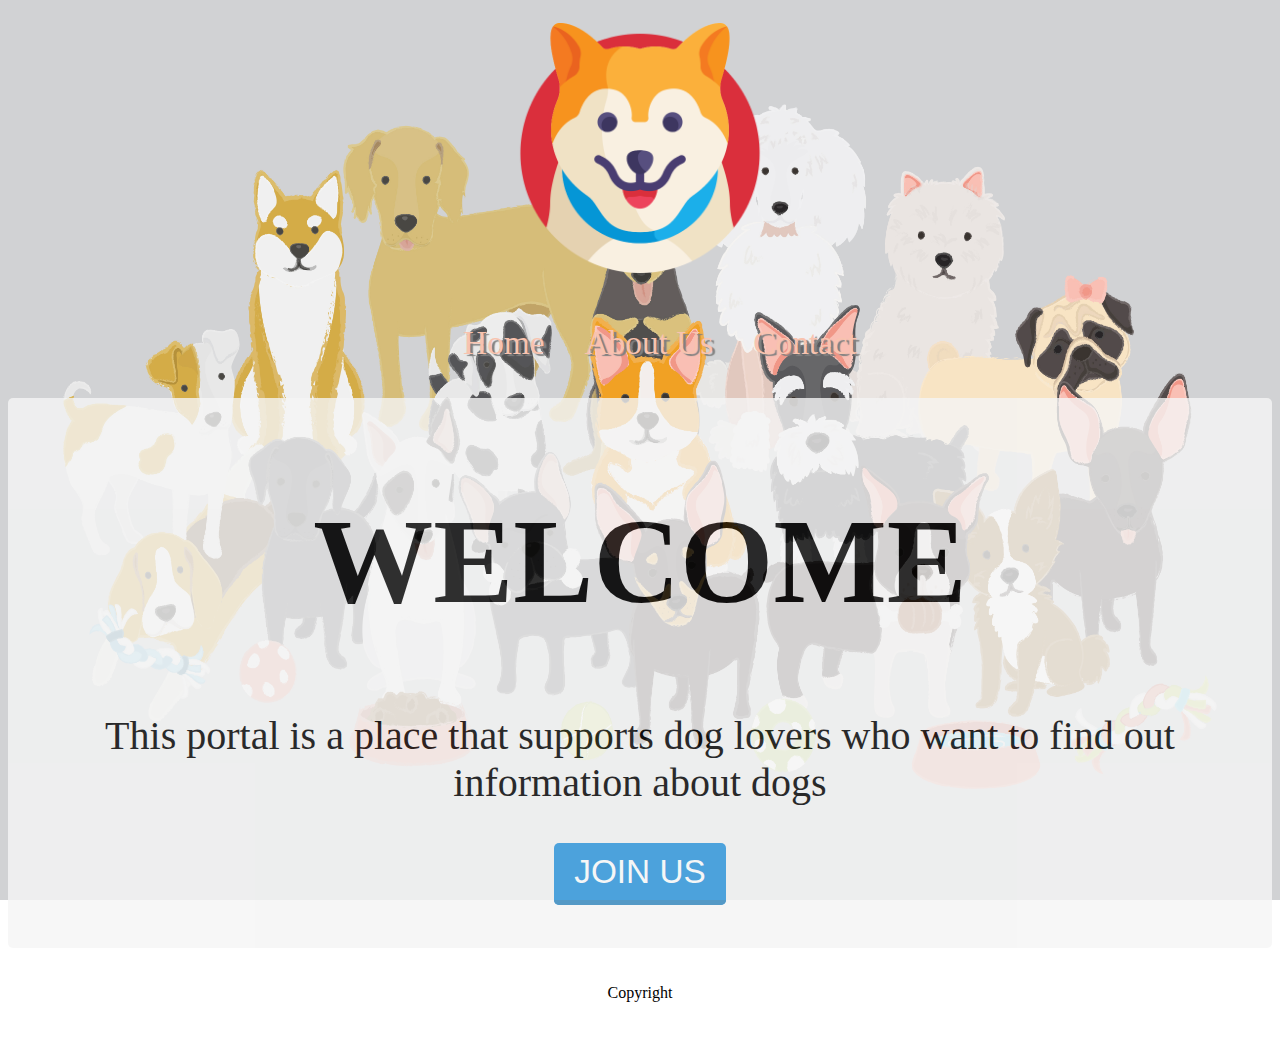
<file: index.html>
<!DOCTYPE html>
<html>
    <head>
        <title>Welcome</title>
        <link rel="stylesheet" href="index.css" />
    </head>

    <body>
        <header>
          <div class="logo">
            <img src="fox.png" width="250" height="250">
          </div>

          <div class="navigation">
              <ul>
                  <li><a href="home.html">Home</a></li>
                  <li><a href="about-us.html">About Us</a></li>
                  <li><a href="contact.html">Contact</a></li>
              </ul>
          </div>
        </header>

        <main>
        <div class="content">
              <h1>WELCOME</h1>
              <p>This portal is a place that supports dog lovers who want to find out information about dogs</p>
              <p><a href="register.html" class="join-button"> JOIN US</a></p>
        </div>        
        </main>

        <footer>
            <div class="footer">
                <p>Copyright</p>
            </div>

        </footer>
    </body>
</html>
</file>
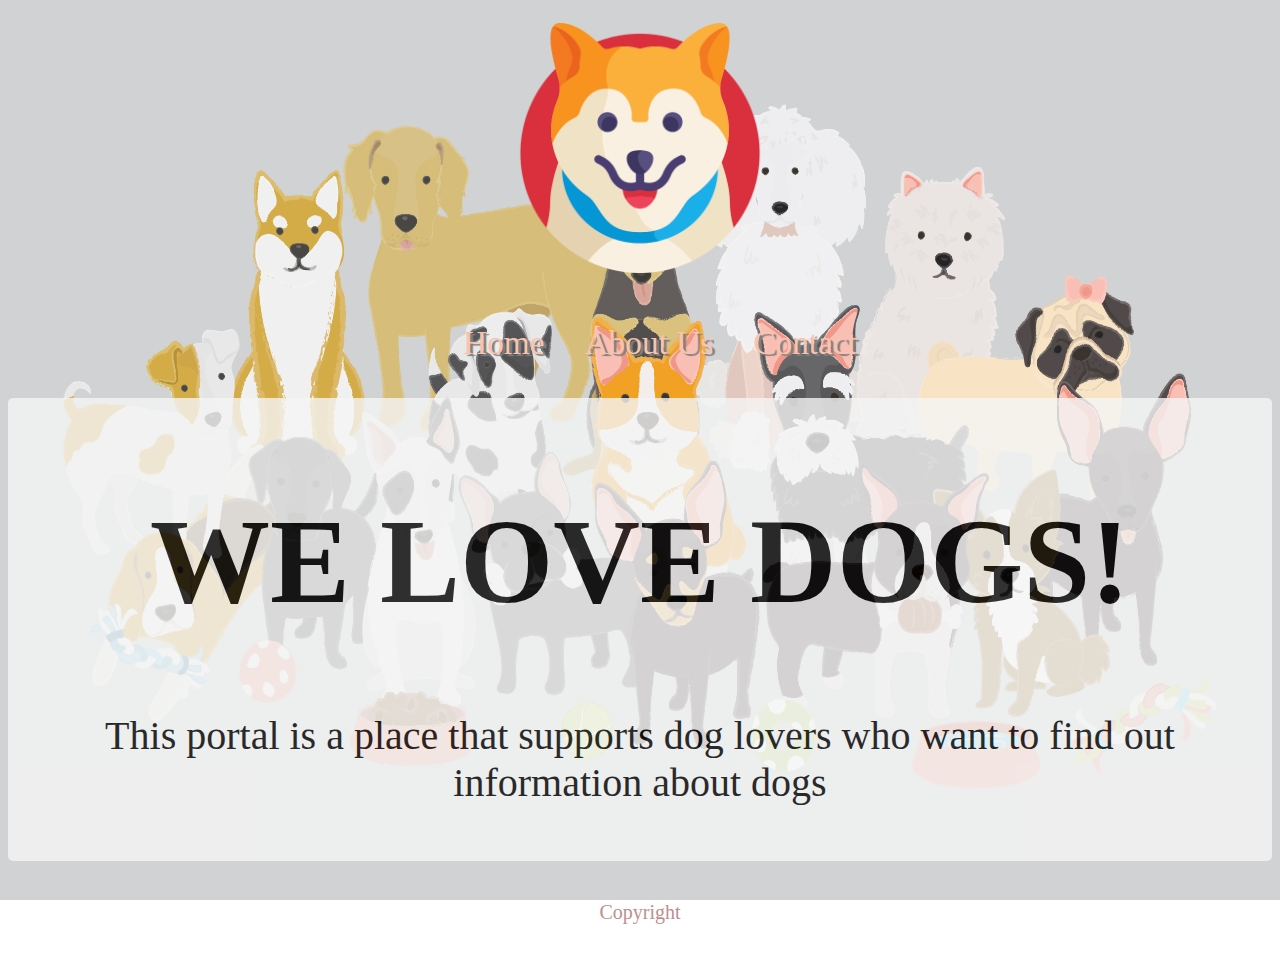
<file: about-us.html>
<!DOCTYPE html>
<html>
    <head>
        <title>About Us</title>
        <link rel="stylesheet" href="about-us.css" />
        <link rel="stylesheet" href="head-foot.css" />
    </head>

    <body>
        <header>
          <div class="logo">
            <img src="fox.png" width="250" height="250">
          </div>

          <div class="navigation">
              <ul>
                  <li><a href="home.html">Home</a></li>
                  <li><a href="about-us.html">About Us</a></li>
                  <li><a href="contact.html">Contact</a></li>
              </ul>
          </div>
        </header>

        <main>
          <div class="content">
                <h1>WE LOVE DOGS!</h1>
                <p>This portal is a place that supports dog lovers who want to find out information about dogs</p>
            </div>
        </div>
        </main>

        <footer>
            <div class="footer">
                <p>Copyright</p>
            </div>
        </footer>
    </body>
</html>
</file>
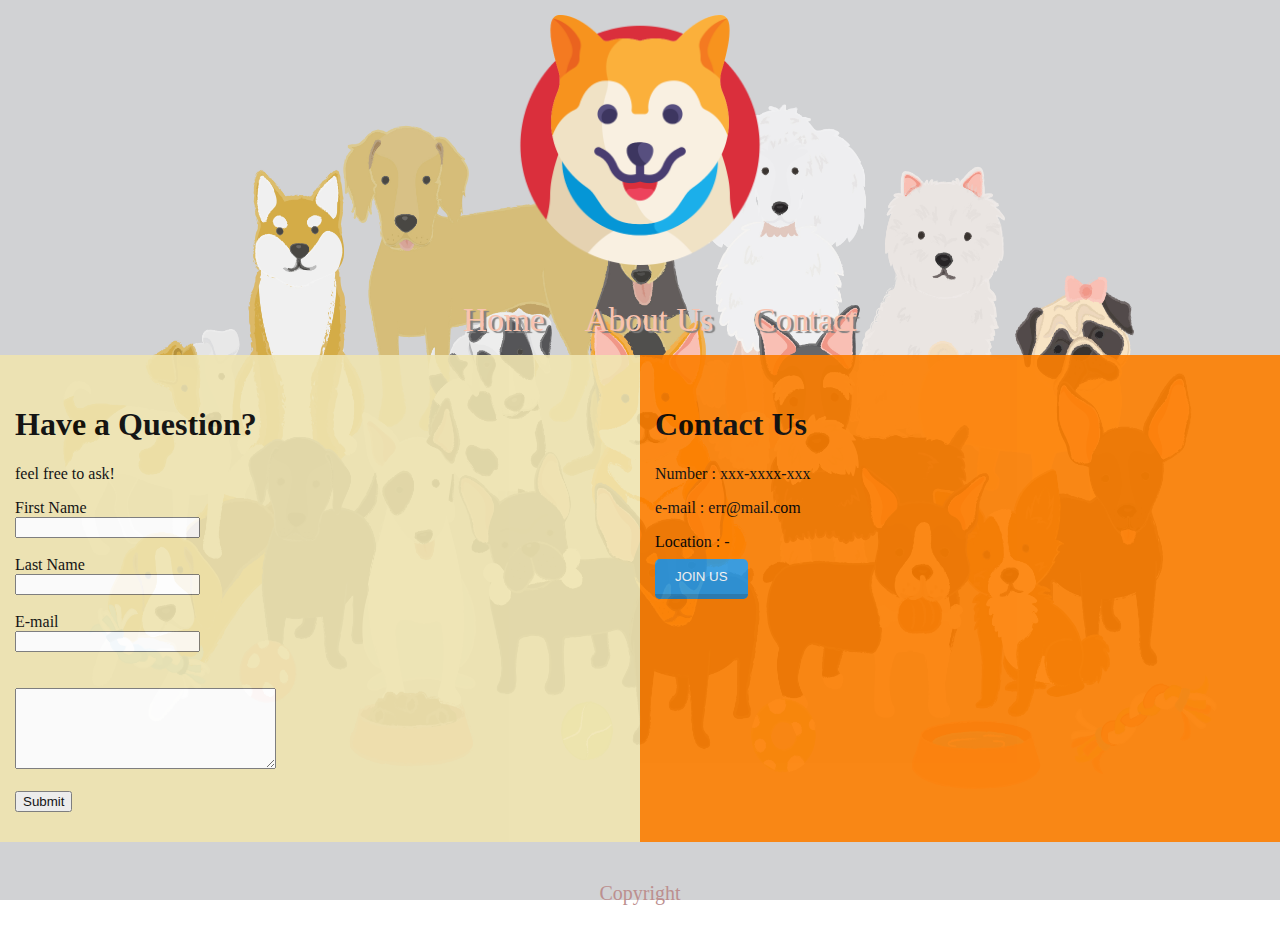
<file: contact.html>
<!DOCTYPE html>
<html>
    <head>
        <title>Contact</title>
        <link rel="stylesheet" href="contact.css" />
        <link rel="stylesheet" href="head-foot.css" />
    </head>

    <body>
        <header>
          <div class="logo">
            <img src="fox.png" width="250" height="250">
          </div>

          <div class="navigation">
              <ul>
                  <li><a href="home.html">Home</a></li>
                  <li><a href="about-us.html">About Us</a></li>
                  <li><a href="contact.html">Contact</a></li>
              </ul>
          </div>
        </header>

        <main>
        <div class="content">
            <div class="contact">
            <h1>Have a Question?</h1>
              <p>feel free to ask!</p>
                <form action="thankyou.html">
                  <label for="firstname">First Name</label>
                  <br>
                  <input type="text" name="firstname" class="login_form" required>
                  <br>
                  <br>

                  <label for="lastname">Last Name</label>
                  <br>
                  <input type="text" name="lastname" class="login_form" required>
                  <br>
                  <br>

                  <label for="email">E-mail</label>
                  <br>
                  <input type="text" name="email" class="login_form" required>
                  <br>
                  <br>

                  <label for="text-box"></label>
                  <br>
                  <textarea id="text-box" name="text-box" rows="5" cols="30" class="login_form" required></textarea>
                  <br>
                  <br>

                  <input type="submit" value="Submit" class="button_form" required>
                  <br>
                </form>
            </div>
        </div>
        <div class="sidebar">
            <div class="contact">
              <h1>Contact Us</h1>
              <p>Number : xxx-xxxx-xxx</p>
              <p>e-mail : err@mail.com</p>
              <p>Location : -</p>
              <p><a href="register.html" class="join-button"> JOIN US</a></p>
            </div>
        </div>        
    
        </main>

        <footer>
            <div class="footer">
                <p>Copyright</p>
            </div>

        </footer>
    </body>
</html>
</file>
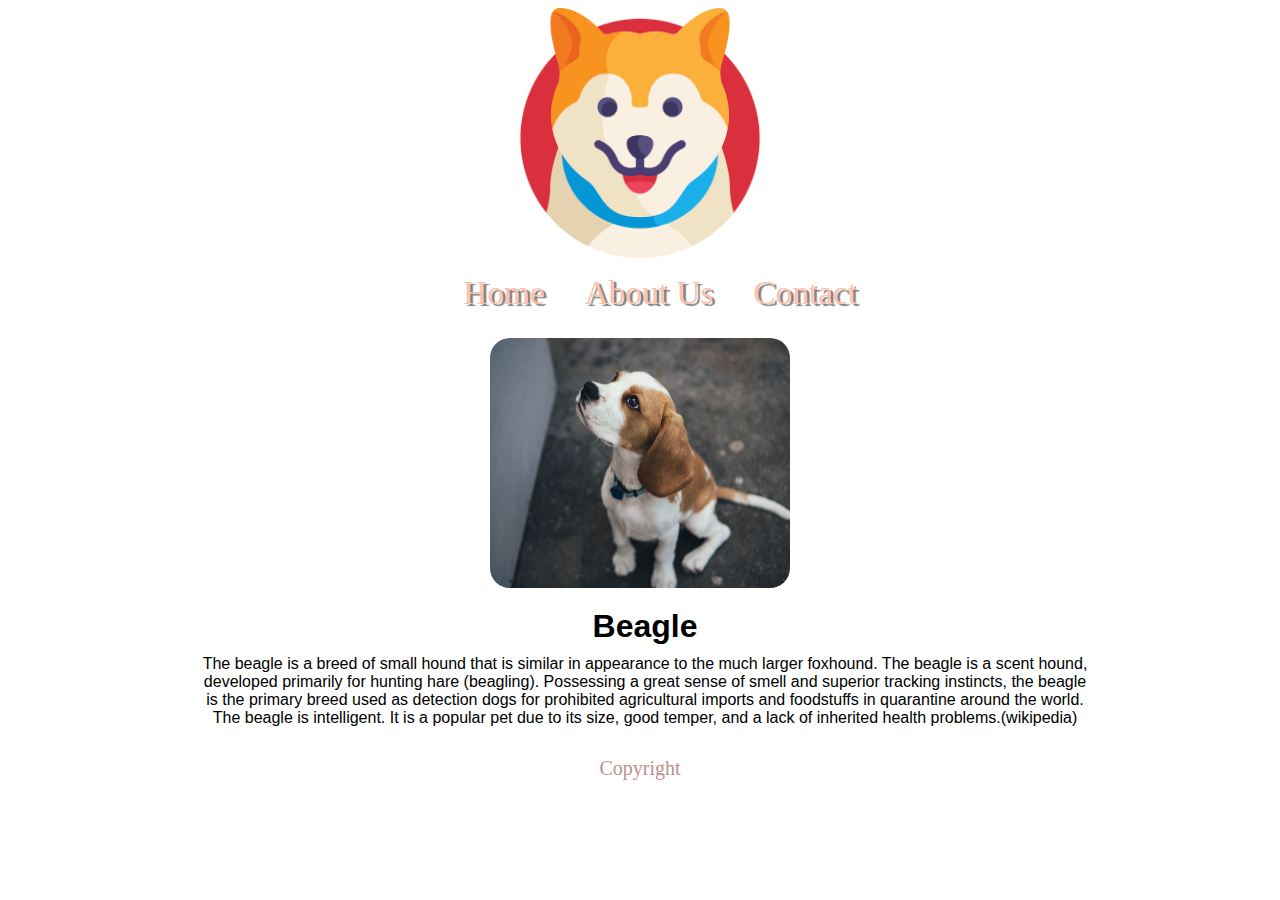
<file: det-produk.html>
<!DOCTYPE html>
<html>
    <head>
        <title>Beagle</title>
        <link rel="stylesheet" href="det-produk.css" />
        <link rel="stylesheet" href="head-foot.css" />
    </head>

    <body>
        <header>
          <div class="logo">
            <img src="fox.png" width="250" height="250">
          </div>

          <div class="navigation">
              <ul>
                  <li><a href="home.html">Home</a></li>
                  <li><a href="about-us.html">About Us</a></li>
                  <li><a href="contact.html">Contact</a></li>
              </ul>
          </div>
        </header>

        <main>
          <div class="produk">
              <div class="img-box">
                  <a href="home.html" ><img src="Beagle.jpg" width="250" height="250"></a>
                  <h1>Beagle</h1>
                  <p>The beagle is a breed of small hound that is similar in appearance to the much larger foxhound. The beagle is a scent hound, developed primarily for hunting hare (beagling). Possessing a great sense of smell and superior tracking instincts, the beagle is the primary breed used as detection dogs for prohibited agricultural imports and foodstuffs in quarantine around the world. The beagle is intelligent. It is a popular pet due to its size, good temper, and a lack of inherited health problems.(wikipedia)</p>
            </div>
        </div>
        </main>

        <footer>
            <div class="footer">
                <p>Copyright</p>
            </div>
        </footer>
    </body>
</html>
</file>
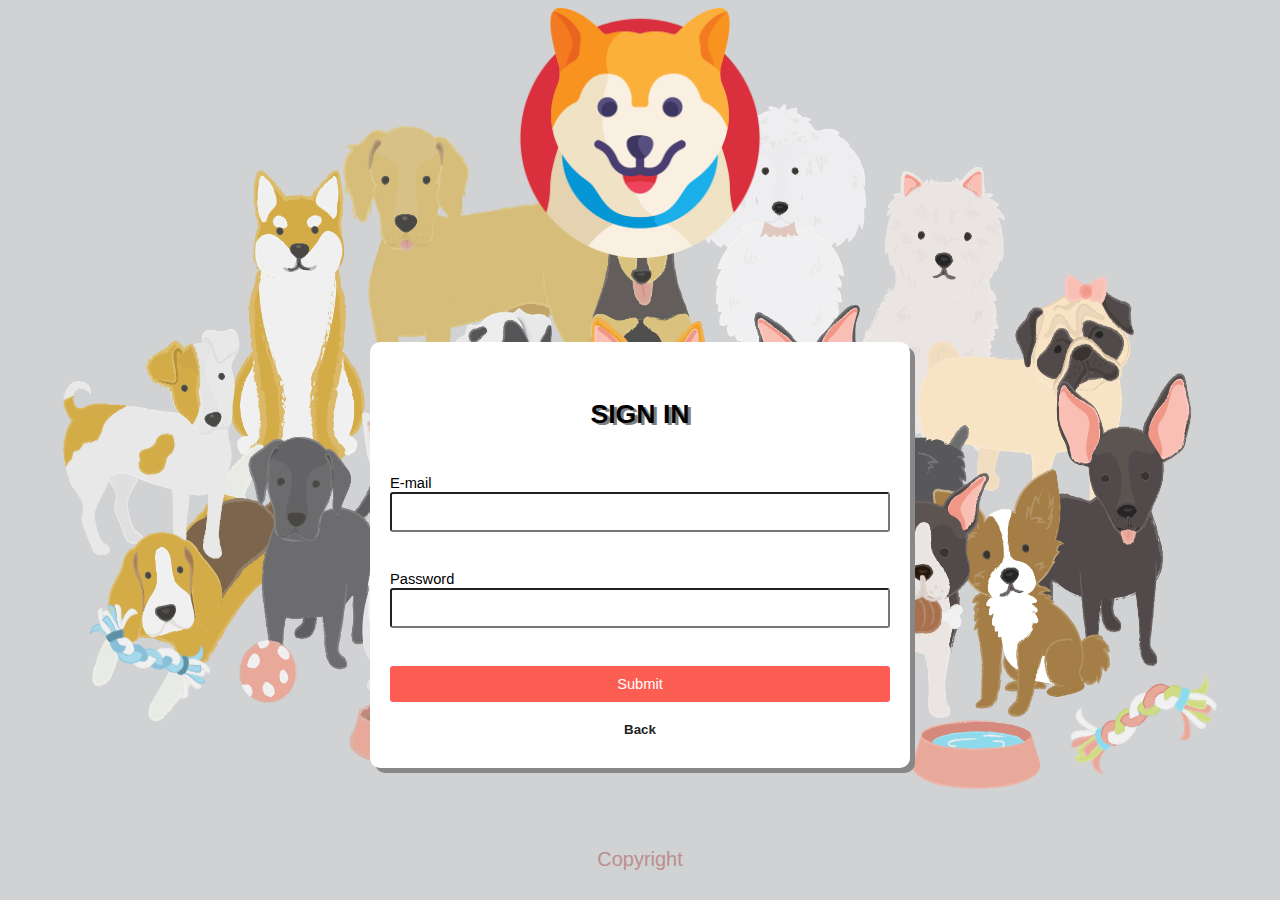
<file: login.html>
<!DOCTYPE html>

<html>

    <head>

        <title>Masuk</title>

    </head>
    <link href="style.css" type="text/css" rel="stylesheet">
    <link rel="stylesheet" href="head-foot.css" />
    <body>

        <header>
            <div class="logo">
              <img src="fox.png" width="250" height="250">
            </div>
        </header>

        <main>
        <div class="aform">
            <p class="aregister">Sign In</p>​
            
                <form action="home.html">

                  <label for="email">E-mail</label>
                  <br>
                  <input type="text" name="email" class="login_form" required>
                  <br>
                  <br>

                  <label for="password">Password</label>
                  <br>
                  <input type="password" name="password" class="login_form" required>
                  <br>
                  <br>

                  <input type="submit" value="Submit" class="button_form" required>
    
                  <center>
                  <br>
                  <a class="alink" href="index.html">Back</a>
                  </center>

                </form>
        </div>
        </main>

        

        <footer>
            <div class="footer">
                <p>Copyright</p>
            </div>

        </footer>

    </body>

</html>
</file>
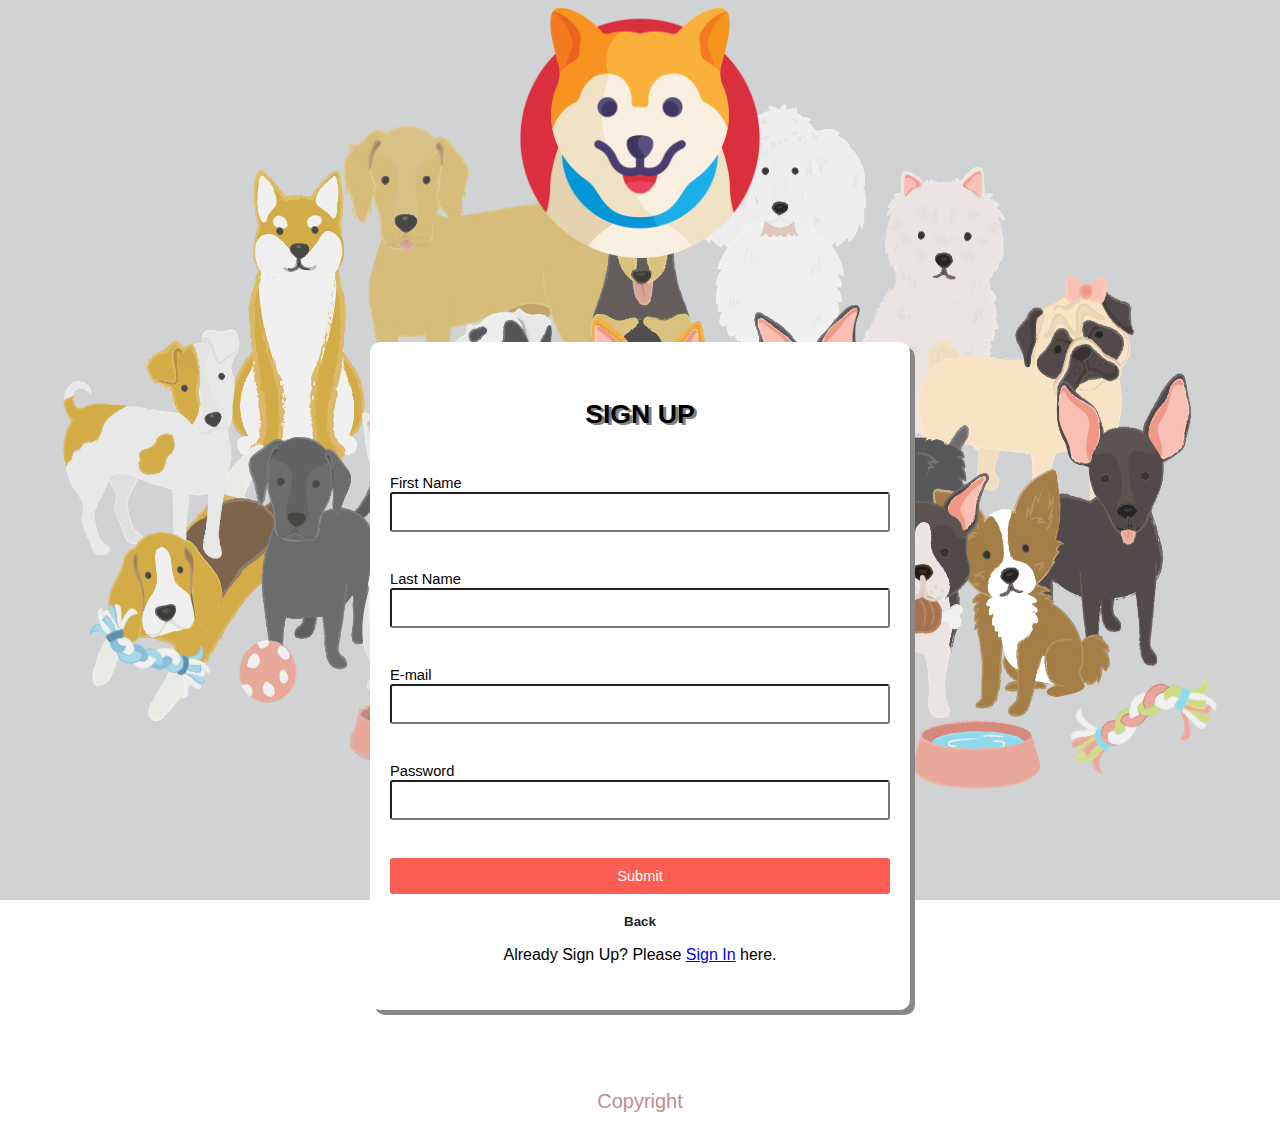
<file: register.html>
<!DOCTYPE html>

<html>

    <head>
        <title>Daftar</title>
        <link href="style.css" type="text/css" rel="stylesheet">
        <link rel="stylesheet" href="head-foot.css" />
    </head>
    
    <body>
        <header>
            <div class="logo">
              <img src="fox.png" width="250" height="250">
            </div>
        </header>

        <main>
        <div class="aform">
            <p class="aregister">Sign Up</p>​
            
                <form action="home.html">
                  <label for="firstname">First Name</label>
                  <br>
                  <input type="text" name="firstname" class="login_form" required>
                  <br>
                  <br>

                  <label for="lastname">Last Name</label>
                  <br>
                  <input type="text" name="lastname" class="login_form" required>
                  <br>
                  <br>

                  <label for="email">E-mail</label>
                  <br>
                  <input type="text" name="email" class="login_form" required>
                  <br>
                  <br>

                  <label for="password">Password</label>
                  <br>
                  <input type="password" name="password" class="login_form" required>
                  <br>
                  <br>

                  <input type="submit" value="Submit" class="button_form" required>
    
                  <center>
                  <br>
                  <a class="alink" href="index.html">Back</a>
                  </center>

                </form>
                  <center>
                      <p>Already Sign Up? Please <a class="loglink" href="login.html">Sign In</a> here.<p> 
                  </center>
        </div>
        </main>

        

        <footer>
            <div class="footer">
                <p>Copyright</p>
            </div>

        </footer>

    </body>

</html>
</file>
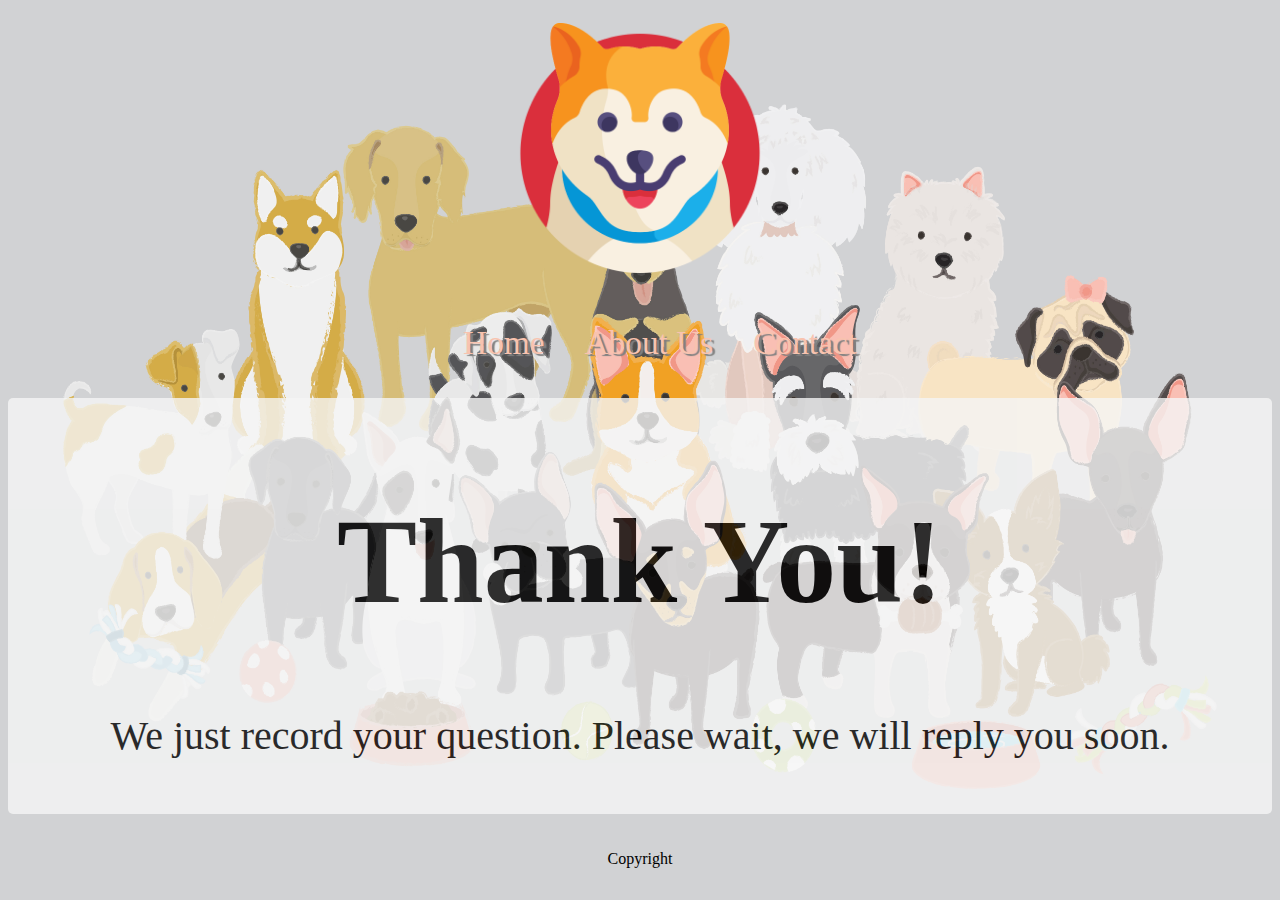
<file: thankyou.html>
<!DOCTYPE html>
<html>
    <head>
        <title>Welcome</title>
        <link rel="stylesheet" href="index.css" />
    </head>

    <body>
        <header>
          <div class="logo">
            <img src="fox.png" width="250" height="250">
          </div>

          <div class="navigation">
              <ul>
                  <li><a href="home.html">Home</a></li>
                  <li><a href="about-us.html">About Us</a></li>
                  <li><a href="contact.html">Contact</a></li>
              </ul>
          </div>
        </header>

        <main>
        <div class="content">
              <h1>Thank You!</h1>
              <p>We just record your question. Please wait, we will reply you soon.</p>
        </div>        
        </main>

        <footer>
            <div class="footer">
                <p>Copyright</p>
            </div>

        </footer>
    </body>
</html>
</file>
<file: index.css>
body{
    background: url("Dog.jpg") no-repeat fixed;
    background-size: 100% 100%;
}
  
.logo, .navigation, .content, .footer{
    margin-bottom: 5px;
    padding: 15px 0;
}

.logo{
width: 100%;
height: auto;
background: none;
text-align: center;
color: #fff;
}

.navigation{
    background: none;
    text-align: center;
    width: 100%;
    height: auto;
}

.navigation ul{
    display: inline-block;
    list-style: none;
}

.navigation ul li{
    text-align: center;
    float:left;
}

.navigation ul li a{
    display: block;
    color: #f8c3af;
    text-decoration: none;
    padding: 0px 20px;
    line-height:30px;
    font-size: 25pt;
    text-shadow: 3px 2px 1px grey
}

.navigation ul li a:hover{
    background-color: white;
    color: black;
    border-radius: 7px;
}
.content{
    background: whitesmoke;
    border-radius: 5px;
    opacity: 0.8;
}

h1{
    text-align:center;
    font-size: 90pt;
}

.join-button{
  background:#2C97DF;
  color:white;
  border-top:0;
  border-left:0;
  border-right:0;
  border-bottom:5px solid #2A80B9;
  text-decoration:none;
  font-family:sans-serif;
  font-size:25pt;
  margin: 80px auto;
  padding: 10px 20px;
  border-radius: 5px;
}

p{
    text-align:center;
    font-size:30pt;
}

.footer p{
    background: none;
    text-align: center;
    font-size: 12pt;
}
</file>
<file: about-us.css>
body{
    background: url("Dog.jpg") no-repeat fixed;
    background-size: 100% 100%;
}
  
.logo, .navigation, .content, .footer{
    margin-bottom: 5px;
    padding: 15px 0;
}

.content{
    background: whitesmoke;
    border-radius: 5px;
    opacity: 0.8;
}

h1{
    text-align:center;
    font-size: 90pt;
}

p{
    text-align:center;
    font-size:30pt;
}
</file>
<file: head-foot.css>
.logo{
    width: 100%;
    height: auto;
    background: none;
    text-align: center;
    color: #fff;
    }

.navigation{
            background: none;
            text-align: center;
            width: 100%;
            height: auto;
        }
        
.navigation ul{
            display: inline-block;
            list-style: none;
        }
        
.navigation ul li{
            text-align: center;
            float:left;
        }        
        
.navigation ul li a{
            display: block;
            color: #f8c3af;
            text-decoration: none;
            padding: 0px 20px;
            line-height:30px;
            font-size: 25pt;
            text-shadow: 3px 2px 1px grey
        }
        
.navigation ul li a:hover{
            background-color: white;
            color: black;
            border-radius: 7px;
}

.footer p{
    color: rosybrown;
    text-align: center;
    font-size: 20px;
}
</file>
<file: contact.css>
body {
    margin: 0;
    padding: 0;
    background: url("Dog.jpg") no-repeat fixed;
    background-size: 100% 100%;
    }
    
    main {
    display: flex;
    }
    
    .contact{
    padding: 15px;
    }
    
    .logo,
    .navigasi,
    .content,
    .sidebar,
    .footer {
    margin-bottom: 5px;
    padding: 15px 0;
    }
    
    .content {
    width: 50%;
    background: #EFE4B0;
    opacity: 0.9;
    }
    .sidebar {
    width: 50%;
    background: #FD7E00;
    opacity: 0.9;
    }
    
    .join-button{
        background:#2C97DF;
        color:white;
        border-top:0;
        border-left:0;
        border-right:0;
        border-bottom:5px solid #2A80B9;
        text-decoration:none;
        font-family:sans-serif;
        font-size:10pt;
        margin: 80px auto;
        padding: 10px 20px;
        border-radius: 5px;
      }
</file>
<file: det-produk.css>
.produk {
    width: 900px;
    margin: auto;
    background: none;
    
}
.produk .img-box {
    margin-bottom: 30px;
}
.img-box img {
    width: 300px;
    padding: 10px;
    border-radius: 30px;
    
}

.img-box a img{
    margin-left: auto;
    margin-right: auto;
    display: block;

}
.img-box img:hover {
    opacity: 0.5;
    position: relative;
    transition: 0.5s;
}
.img-box p {
    font-family: 'Lucida Sans', 'Lucida Sans Regular', 'Lucida Grande', 'Lucida Sans Unicode', Geneva, Verdana, sans-serif;
    padding: 5px 0 0 10px;
    text-align: center;
    margin: 5px 0;
}

.img-box h1 {
    font-family: 'Lucida Sans', 'Lucida Sans Regular', 'Lucida Grande', 'Lucida Sans Unicode', Geneva, Verdana, sans-serif;
    padding: 5px 0 0 10px;
    text-align: center;
    margin: 5px 0;
}
</file>
<file: style.css>
body{
    font-family: 'Lucida Sans', 'Lucida Sans Regular', 'Lucida Grande', 'Lucida Sans Unicode', Geneva, Verdana, sans-serif;
    background: url("Dog.jpg") no-repeat fixed;
    background-size: 100% 100%;
}

h2{
    text-align: center;
    font-weight: 300;
}

.aregister{
    font-size: 20pt;
    text-align: center;
    text-transform: uppercase;
    font-weight: bold;
    text-shadow: 3px 2px grey
}

.aform{
    width: 500px;
    background: white;
    margin: 80px auto;
    padding: 30px 20px;
    border-radius: 10px;
    box-shadow: 5px 5px #888;
}

label{
    font-size: 11pt;
}

.login_form{
    box-sizing: border-box;
    width:100%;
    padding: 10px;
    font-size: 11pt;
    margin-bottom: 20px;
    border-radius: 3px;
}

.button_form{
    background: #fd5e53;
    color: white;
    font-size: 11pt;
    width: 100%;
    border: none;
    border-radius: 3px;
    padding: 10px 20px; 
}

.alink{
    color: #232323;
    text-decoration: none;
    font-size: 10pt;
    font-weight: bold;
}
</file>
